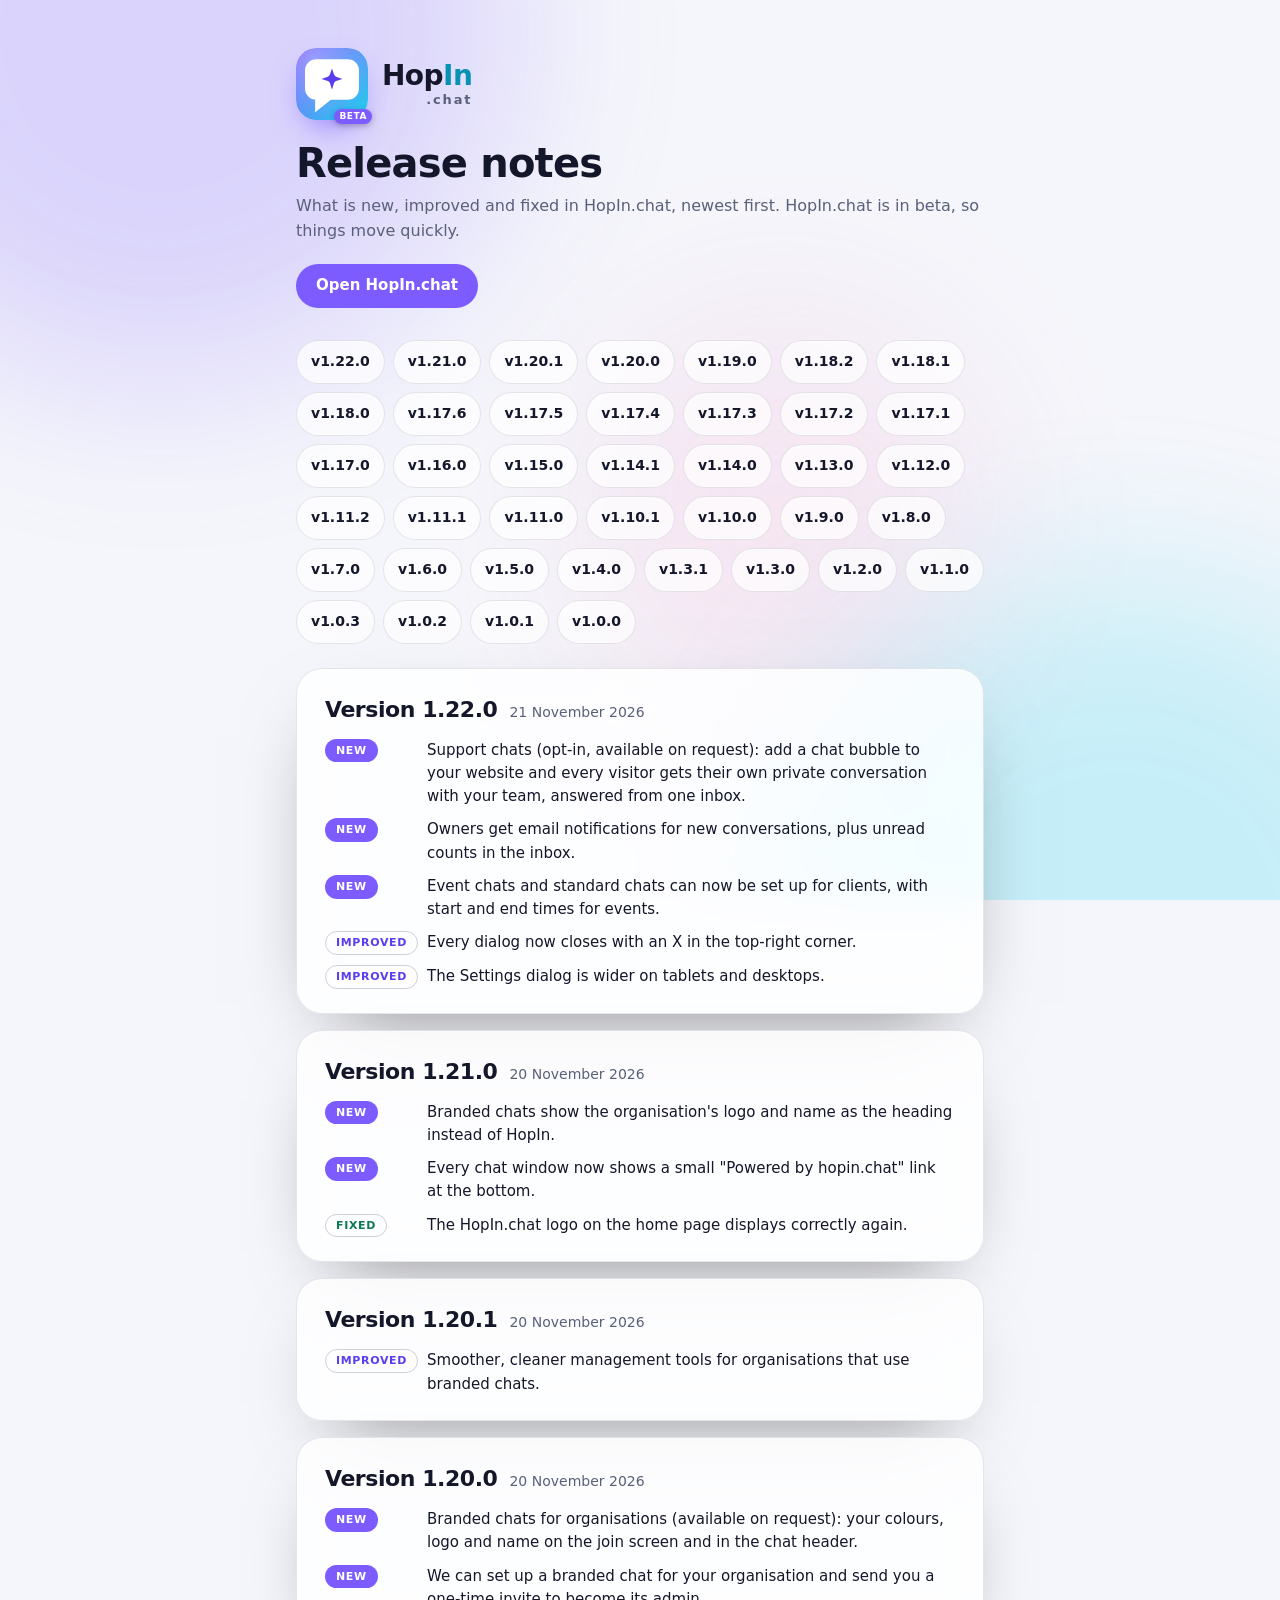
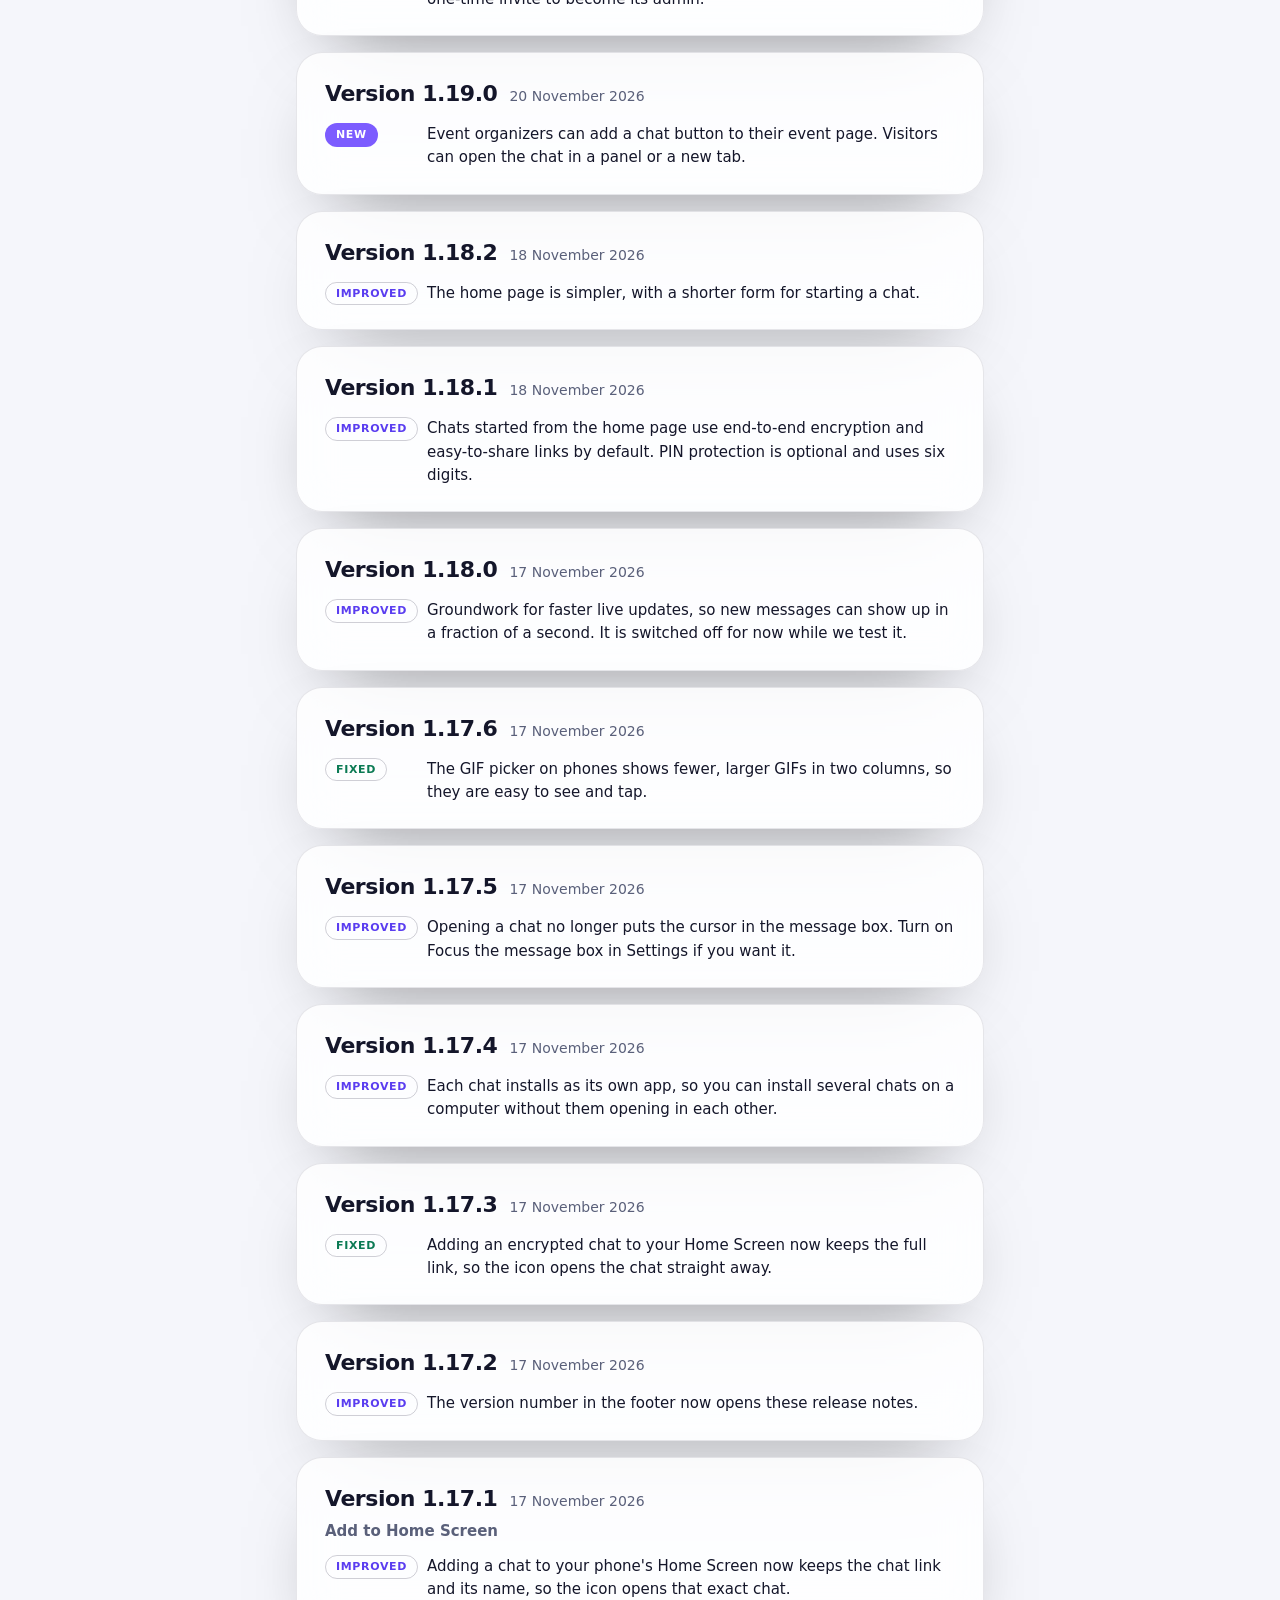
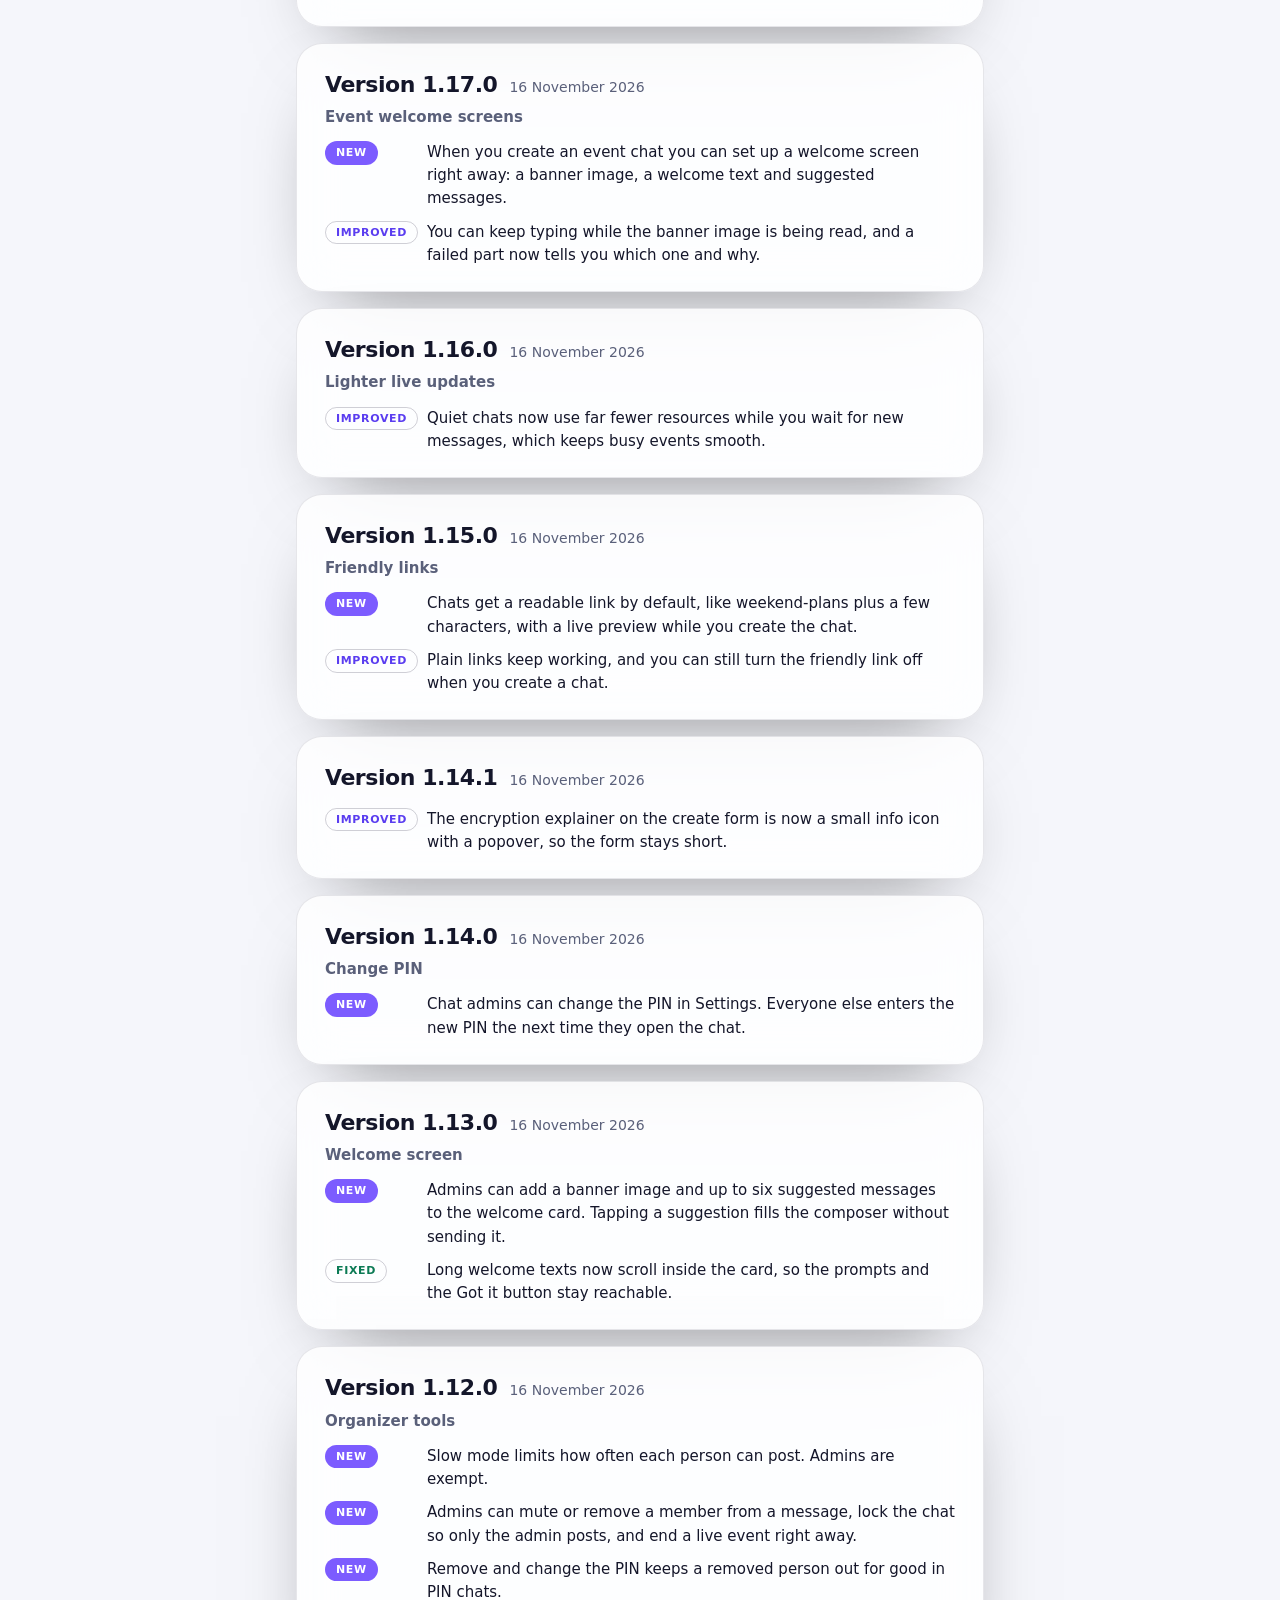
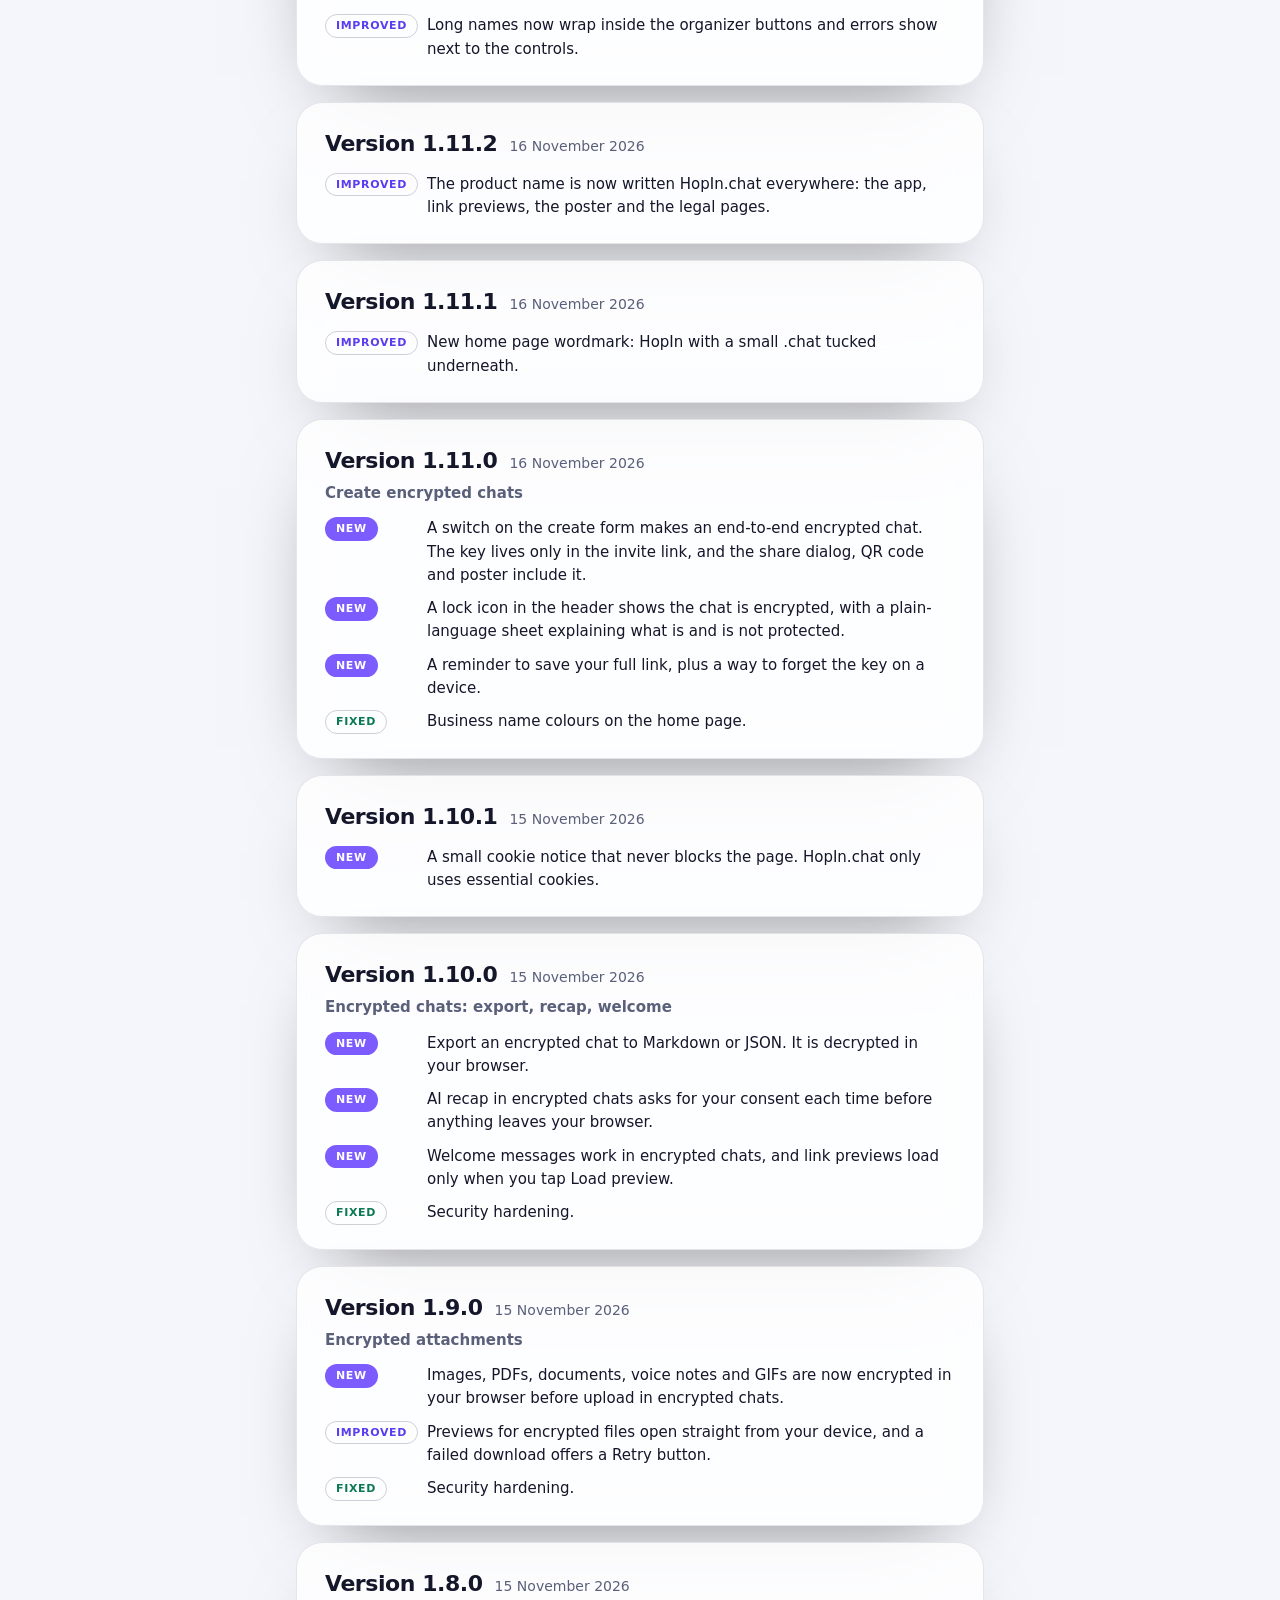
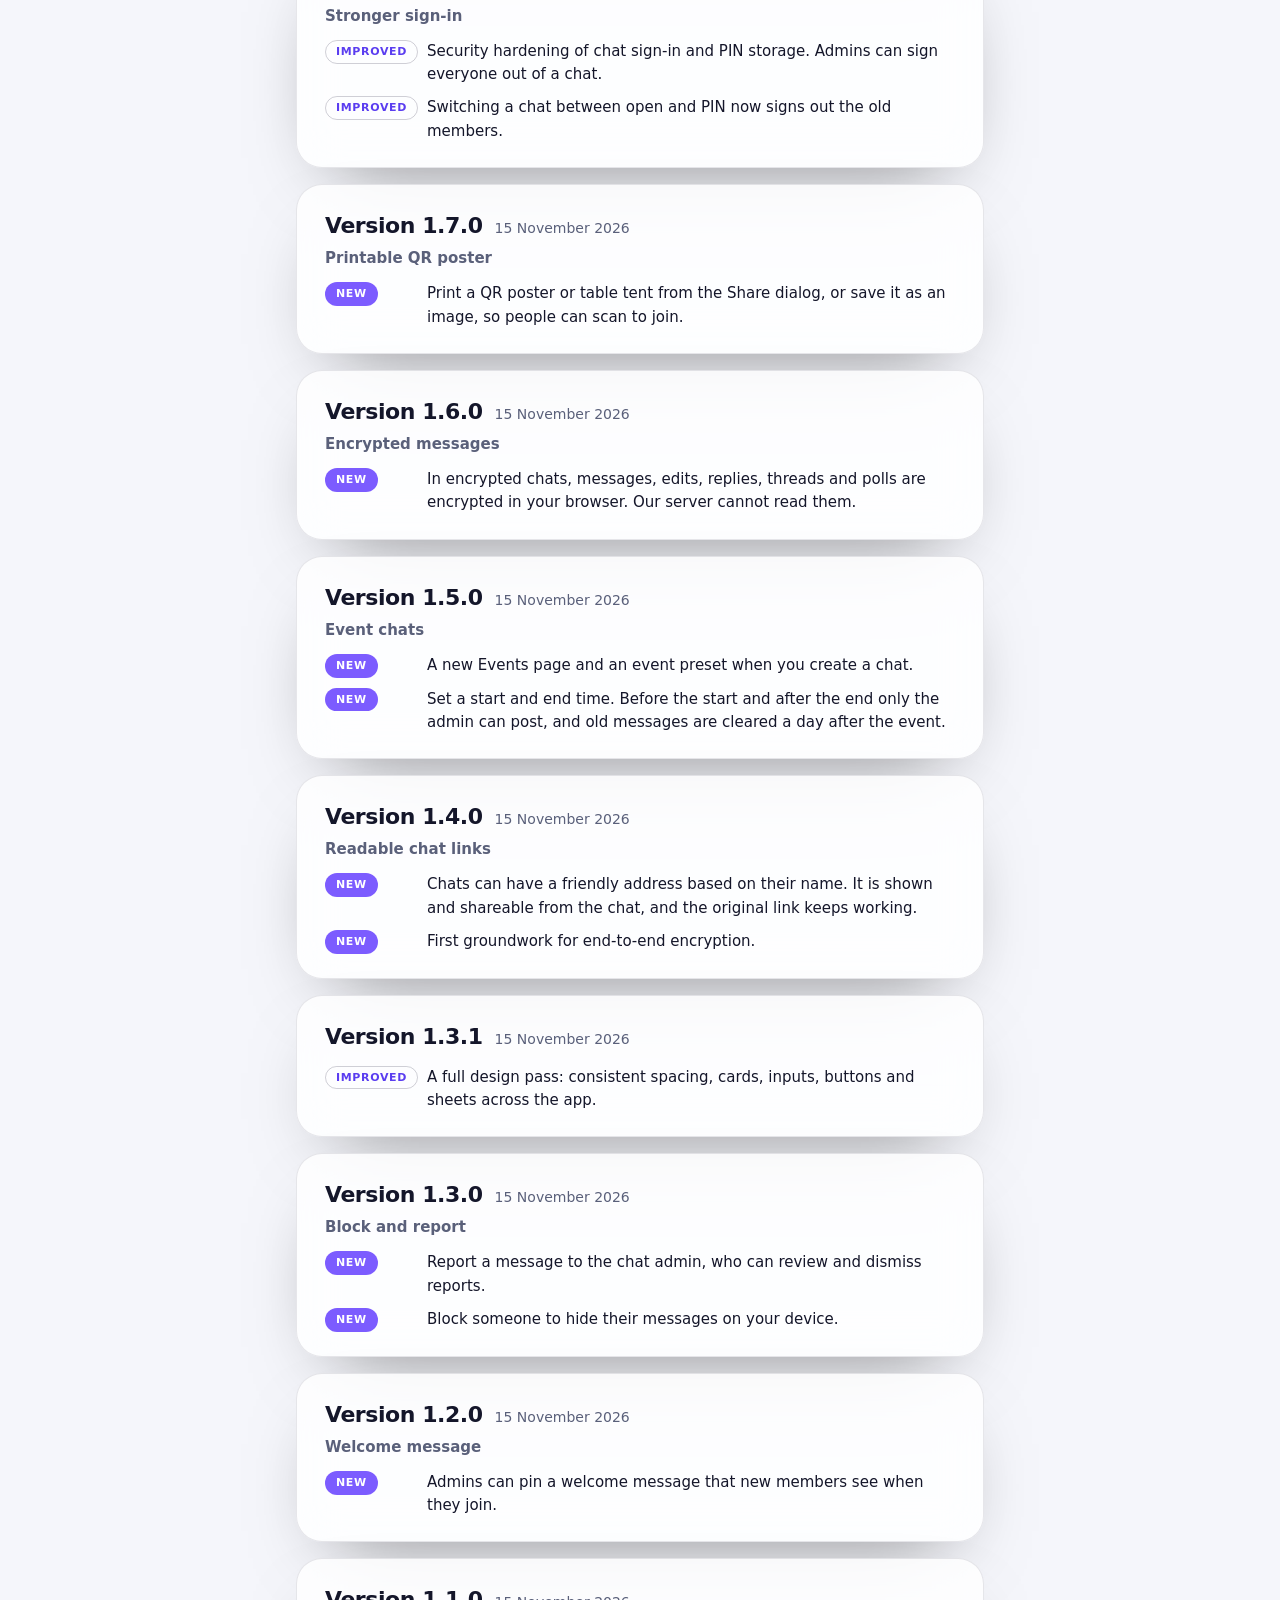
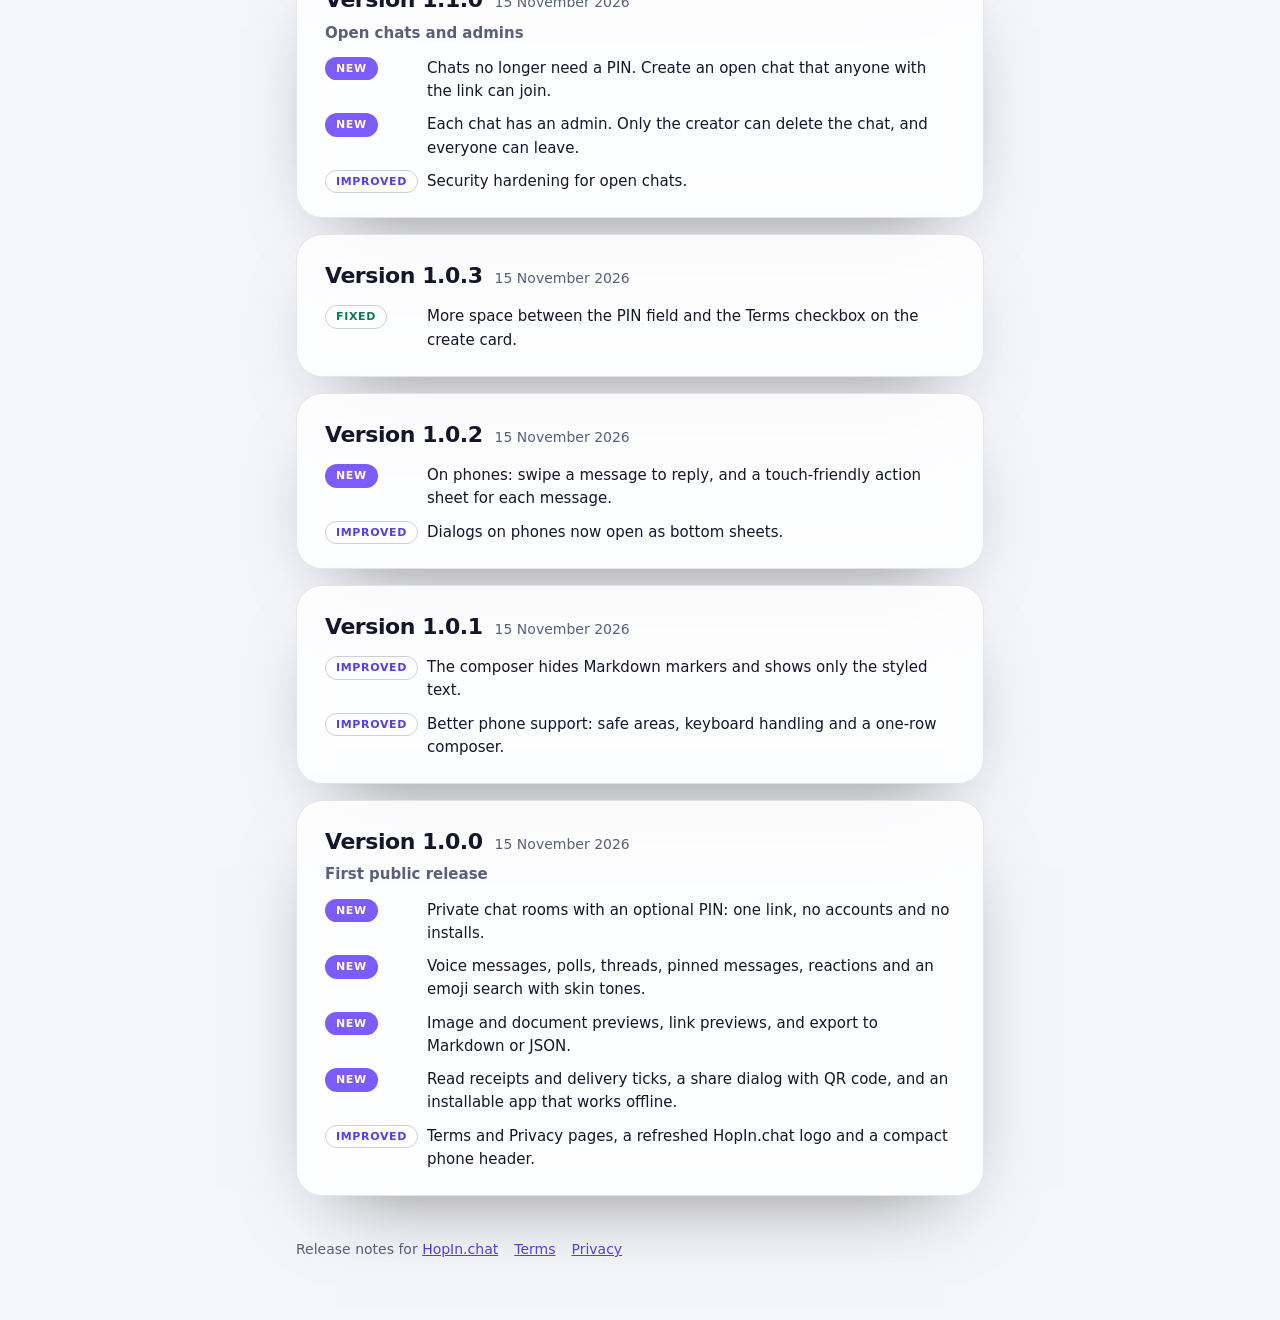
<file: index.html>
<!doctype html>
<html lang="en">
<head>
<meta charset="utf-8">
<meta name="viewport" content="width=device-width, initial-scale=1">
<meta name="theme-color" content="#07080d">
<link rel="icon" href="favicon.svg" type="image/svg+xml">
<link rel="stylesheet" href="styles.css">
<title>Release notes - HopIn.chat</title>
<meta name="description" content="What is new and improved in HopIn.chat, release by release.">
</head>
<body>
<div class="aurora" aria-hidden="true"><span></span><span></span><span></span></div>
<main class="wrap">
  <header>
    <a class="brand" href="https://hopin.chat" aria-label="HopIn.chat home">
          <span class="logo-wrap"><img class="brand-logo" src="favicon.svg" alt="" width="72" height="72"><span class="beta-tag" aria-label="Beta">BETA</span></span>
          <span class="brand-name"><span class="brand-main">Hop<span class="brand-in">In</span></span><span class="brand-tld">.chat</span></span>
        </a>
    <h1>Release notes</h1>
    <p class="lead">What is new, improved and fixed in HopIn.chat, newest first. HopIn.chat is in beta, so things move quickly.</p>
    <a class="cta" href="https://hopin.chat">Open HopIn.chat</a>
  </header>
  <nav class="jump" id="jump" aria-label="Jump to a version"></nav>
  <noscript><p class="lead">This page needs JavaScript to show the release list. You can read the raw list in <a href="releases.json">releases.json</a>.</p></noscript>
  <section class="releases" id="releases" aria-live="polite"></section>
  <footer class="foot">
    <span>Release notes for <a href="https://hopin.chat">HopIn.chat</a></span>
    <a href="https://hopin.chat/terms">Terms</a>
    <a href="https://hopin.chat/privacy">Privacy</a>
  </footer>
</main>
<script>
(function () {
  var LABEL = { new: "New", improved: "Improved", fixed: "Fixed" };
  var list = document.getElementById("releases");
  var jump = document.getElementById("jump");
  function el(tag, cls, text) {
    var n = document.createElement(tag);
    if (cls) n.className = cls;
    if (text != null) n.textContent = text;
    return n;
  }
  function slug(v) { return "v" + String(v).replace(/\./g, "-"); }
  function fmt(d) {
    var p = String(d).split("-");
    var dt = new Date(Date.UTC(+p[0], +p[1] - 1, +p[2]));
    return dt.toLocaleDateString("en-GB", { day: "numeric", month: "long", year: "numeric", timeZone: "UTC" });
  }
  fetch("releases.json", { cache: "no-cache" })
    .then(function (r) { if (!r.ok) throw new Error(r.status); return r.json(); })
    .then(function (data) {
      data.forEach(function (rel) {
        var id = slug(rel.version);
        var a = el("a", null, "v" + rel.version);
        a.href = "#" + id;
        jump.appendChild(a);

        var card = el("article", "release");
        card.id = id;
        var head = el("div", "release-head");
        var h = el("h2");
        var hl = el("a", null, "Version " + rel.version);
        hl.href = "#" + id;
        h.appendChild(hl);
        head.appendChild(h);
        var t = el("time", null, fmt(rel.date));
        t.dateTime = rel.date;
        head.appendChild(t);
        card.appendChild(head);
        if (rel.title) card.appendChild(el("p", "release-title", rel.title));
        var ul = el("ul");
        (rel.items || []).forEach(function (it) {
          var li = el("li");
          li.appendChild(el("span", "tag tag-" + it.type, LABEL[it.type] || it.type));
          li.appendChild(el("span", null, it.text));
          ul.appendChild(li);
        });
        card.appendChild(ul);
        list.appendChild(card);
      });
      if (location.hash) {
        var target = document.getElementById(location.hash.slice(1));
        if (target) target.scrollIntoView();
      }
    })
    .catch(function () {
      list.appendChild(el("p", "lead", "The release list could not be loaded. Please try again later."));
    });
})();
</script>
</body>
</html>
</file>
<file: styles.css>
* { box-sizing: border-box; }

:root {
  color-scheme: dark;
  --bg: #07080d;
  --panel: rgba(255, 255, 255, 0.05);
  --panel-strong: rgba(18, 20, 30, 0.72);
  --border: rgba(255, 255, 255, 0.1);
  --border-strong: rgba(255, 255, 255, 0.18);
  --text: #eceef5;
  --muted: #a3a9bc;
  --accent-1: #7c5cff;
  --accent-2: #22d3ee;
  --accent-3: #f472b6;
  --link: #67e1f5;
  --grad: linear-gradient(135deg, var(--accent-1), var(--accent-2));
  --ok: #34d399;
  --radius: 18px;
}

@media (prefers-color-scheme: light) {
  :root {
    color-scheme: light;
    --bg: #f5f6fb;
    --panel: rgba(255, 255, 255, 0.7);
    --panel-strong: rgba(255, 255, 255, 0.82);
    --border: rgba(20, 24, 50, 0.1);
    --border-strong: rgba(20, 24, 50, 0.2);
    --text: #14162a;
    --muted: #5a607a;
    --link: #5a3df0;
    --ok: #0b7a54;
  }
}

html { scroll-behavior: smooth; scroll-padding-top: 16px; }
body {
  margin: 0;
  min-height: 100vh;
  font-family: "Inter", ui-sans-serif, system-ui, -apple-system, "Segoe UI", sans-serif;
  background: var(--bg);
  color: var(--text);
  -webkit-font-smoothing: antialiased;
  line-height: 1.55;
  overflow-x: hidden;
}
a { color: var(--link); }
:focus-visible { outline: 2px solid var(--accent-2); outline-offset: 2px; }

/* Aurora background */
.aurora { position: fixed; inset: 0; z-index: 0; overflow: hidden; pointer-events: none; }
.aurora span { position: absolute; width: 55vmax; height: 55vmax; border-radius: 50%; filter: blur(90px); opacity: 0.32; }
.aurora span:nth-child(1) { background: var(--accent-1); top: -25vmax; left: -15vmax; }
.aurora span:nth-child(2) { background: var(--accent-2); bottom: -30vmax; right: -15vmax; }
.aurora span:nth-child(3) { background: var(--accent-3); top: 35%; left: 45%; width: 32vmax; height: 32vmax; opacity: 0.16; }
@media (prefers-color-scheme: light) {
  .aurora span { opacity: 0.22; }
  .aurora span:nth-child(3) { opacity: 0.12; }
}

.wrap { position: relative; z-index: 1; width: 100%; max-width: 720px; margin: 0 auto; padding: 24px 16px 48px; }

/* Brand */
.brand { display: flex; align-items: center; gap: 14px; margin-bottom: 20px; text-decoration: none; color: inherit; }
.logo-wrap { position: relative; display: inline-flex; flex: none; }
.brand-logo { flex: none; width: 72px; height: 72px; border-radius: 20px; box-shadow: 0 14px 34px -14px var(--accent-1); }
.beta-tag {
  position: absolute; right: -4px; bottom: -4px; padding: 1px 5px; border-radius: 999px;
  background: var(--accent-1); color: #fff; font-size: 9px; font-weight: 800; letter-spacing: 0.06em;
  line-height: 1.4; box-shadow: 0 2px 6px rgba(0, 0, 0, 0.25);
}
.brand-name { display: inline-flex; flex-direction: column; align-items: flex-end; font-size: 28px; font-weight: 800; letter-spacing: -0.02em; line-height: 1; }
.brand-in { color: var(--accent-2); }
.brand-tld { font-size: 13px; font-weight: 600; color: var(--muted); letter-spacing: 0.14em; margin-top: 3px; }
@media (prefers-color-scheme: light) { .brand-in { color: #0891b2; } }

h1 { font-size: 32px; letter-spacing: -0.02em; line-height: 1.15; margin: 0 0 8px; }
.lead { color: var(--muted); margin: 0 0 20px; font-size: 16px; }
.cta {
  display: inline-flex; align-items: center; min-height: 44px; padding: 0 20px; border-radius: 999px;
  background: var(--accent-1); color: #fff; font-weight: 600; text-decoration: none; font-size: 15px;
}

/* Version jump nav */
.jump { display: flex; gap: 8px; overflow-x: auto; margin: 28px -16px 8px; padding: 4px 16px 8px; -webkit-overflow-scrolling: touch; scrollbar-width: thin; }
.jump a {
  flex: none; display: inline-flex; align-items: center; min-height: 44px; padding: 0 14px; border-radius: 999px;
  border: 1px solid var(--border); background: var(--panel); color: var(--text); text-decoration: none; font-size: 14px; font-weight: 600;
}
.jump a:hover { border-color: var(--border-strong); }

/* Release cards */
.releases { display: grid; gap: 16px; margin-top: 16px; }
.release {
  padding: 20px 18px; border-radius: 26px; border: 1px solid var(--border); background: var(--panel-strong);
  backdrop-filter: blur(22px) saturate(140%); -webkit-backdrop-filter: blur(22px) saturate(140%);
  box-shadow: 0 30px 80px -40px rgba(0, 0, 0, 0.55);
}
.release:target { border-color: var(--accent-2); }
.release-head { display: flex; flex-wrap: wrap; align-items: baseline; gap: 4px 12px; margin-bottom: 4px; }
.release h2 { margin: 0; font-size: 22px; letter-spacing: -0.02em; }
.release h2 a { color: inherit; text-decoration: none; }
.release time { color: var(--muted); font-size: 14px; }
.release-title { margin: 0 0 12px; color: var(--muted); font-size: 15px; font-weight: 600; }
.release ul { list-style: none; margin: 12px 0 0; padding: 0; display: grid; gap: 10px; }
.release li { display: grid; grid-template-columns: 92px 1fr; gap: 10px; align-items: start; font-size: 15px; }
.tag {
  justify-self: start; padding: 2px 10px; border-radius: 999px; font-size: 11px; font-weight: 800;
  letter-spacing: 0.06em; text-transform: uppercase; line-height: 1.6; border: 1px solid var(--border-strong);
}
.tag-new { background: var(--accent-1); color: #fff; border-color: transparent; }
.tag-improved { color: var(--link); }
.tag-fixed { color: var(--ok); }

.foot { margin-top: 32px; color: var(--muted); font-size: 14px; display: flex; flex-wrap: wrap; gap: 4px 16px; }
.foot a { display: inline-flex; align-items: center; min-height: 44px; }
.notfound { text-align: center; padding-top: 48px; }
.notfound .brand { justify-content: center; }

@media (min-width: 720px) {
  .wrap { padding-top: 48px; }
  h1 { font-size: 40px; }
  .jump { margin: 28px 0 8px; padding: 4px 0 8px; flex-wrap: wrap; overflow: visible; }
  .release { padding: 24px 28px; }
}
</file>
